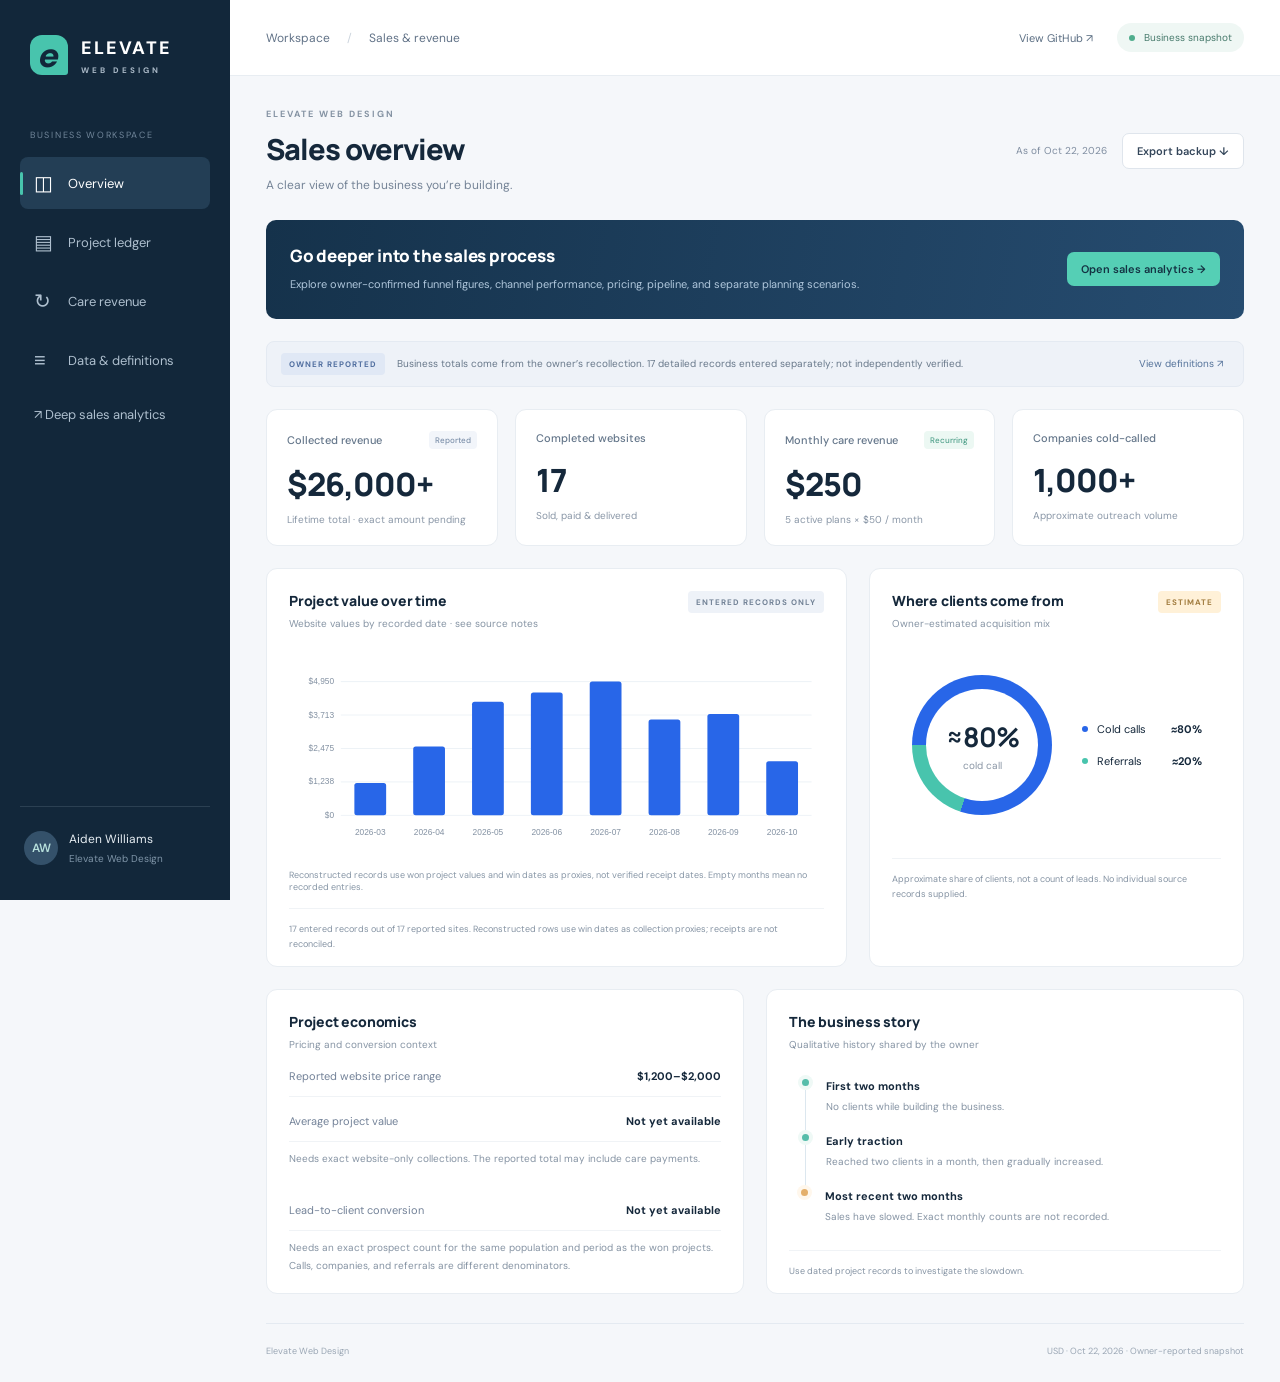
<file: index.html>
<!doctype html>
<html lang="en"><head><meta charset="UTF-8"><meta name="viewport" content="width=device-width, initial-scale=1"><meta name="description" content="Elevate Web Design sales and revenue dashboard. Owner-reported business totals with a separate, locally stored project ledger."><title>Elevate — Sales & Revenue</title><link rel="stylesheet" href="styles.css"><link rel="stylesheet" href="analytics.css"></head>
<body>
<aside class="sidebar"><a class="brand" href="#overview"><span class="brandmark">e</span><span>ELEVATE<small>WEB DESIGN</small></span></a><div class="workspace">BUSINESS WORKSPACE</div><nav aria-label="Dashboard navigation"><button class="nav active" data-page="overview"><span>◫</span> Overview</button><button class="nav" data-page="projects"><span>▤</span> Project ledger</button><button class="nav" data-page="care"><span>↻</span> Care revenue</button><button class="nav" data-page="method"><span>≡</span> Data & definitions</button><a class="nav" href="analytics.html">↗ Deep sales analytics</a></nav><div class="side-bottom"><div class="avatar">AW</div><div>Aiden Williams<small>Elevate Web Design</small></div></div></aside>
<main>
<header class="topbar"><span class="breadcrumb">Workspace <span>/</span> Sales & revenue</span><div class="top-actions"><a class="github" href="https://github.com/aidenwilliams888-123/elevate-sales-dashboard" target="_blank" rel="noopener">View GitHub ↗</a><span class="pill"><i></i> Business snapshot</span></div></header>
<div class="content"><div class="heading"><div><div class="eyebrow">ELEVATE WEB DESIGN</div><h1 id="page-title">Sales overview</h1><p id="page-subtitle">A clear view of the business you’re building.</p></div><div class="heading-actions"><span id="asof" class="date-label"></span><button class="button" id="export-backup">Export backup ↓</button></div></div>
<div id="storage-warning" class="notice" hidden></div><div id="local-banner" class="notice" hidden>Viewing your local edits. Other visitors still see the published business snapshot. Export a backup to keep or share your changes.</div>
<section id="overview" class="page"><div class="analytics-launch"><div><h2>Go deeper into the sales process</h2><p>Explore owner-confirmed funnel figures, channel performance, pricing, pipeline, and separate planning scenarios.</p></div><a class="button" href="analytics.html">Open sales analytics →</a></div>
<div class="evidence-strip"><span class="badge reported">OWNER REPORTED</span><span><span id="evidence-summary">Business totals come from the owner’s recollection. Detailed project records have not yet been entered.</span></span><button class="text-button" data-goto="method">View definitions ↗</button></div>
<div class="kpi-grid"><article class="kpi"><div class="kpi-label">Collected revenue <span class="tag">Reported</span></div><div class="kpi-value" id="reported-revenue"></div><div class="kpi-note">Lifetime total · exact amount pending</div></article><article class="kpi"><div class="kpi-label">Completed websites</div><div class="kpi-value" id="reported-projects"></div><div class="kpi-note">Sold, paid & delivered</div></article><article class="kpi"><div class="kpi-label">Monthly care revenue <span class="tag teal">Recurring</span></div><div class="kpi-value" id="mrr"></div><div class="kpi-note" id="care-note"></div></article><article class="kpi"><div class="kpi-label">Companies cold-called</div><div class="kpi-value" id="contacts"></div><div class="kpi-note">Approximate outreach volume</div></article></div>
<div class="overview-grid"><article class="panel trend-panel"><div class="panel-head"><div><h2>Project value over time</h2><p>Website values by recorded date · see source notes</p></div><span class="badge" id="trend-badge">DATES NEEDED</span></div><div id="overview-trend"></div><div class="panel-foot" id="trend-foot"></div></article><article class="panel"><div class="panel-head"><div><h2>Where clients come from</h2><p>Owner-estimated acquisition mix</p></div><span class="badge estimated">ESTIMATE</span></div><div class="source-display"><div class="donut" id="donut"><div><strong id="cold-share"></strong><span>cold call</span></div></div><div class="legend"><div><i class="swatch blue"></i><span>Cold calls</span><strong id="cold-label"></strong></div><div><i class="swatch mint"></i><span>Referrals</span><strong id="ref-label"></strong></div></div></div><div class="panel-foot">Approximate share of clients, not a count of leads. No individual source records supplied.</div></article></div>
<div class="bottom-grid"><article class="panel"><div class="panel-head"><div><h2>Project economics</h2><p>Pricing and conversion context</p></div></div><div class="stat-row"><span>Reported website price range</span><strong id="price-range"></strong></div><div class="stat-row"><span>Average project value</span><strong>Not yet available</strong></div><p class="small-note">Needs exact website-only collections. The reported total may include care payments.</p><div class="stat-row"><span>Lead-to-client conversion</span><strong>Not yet available</strong></div><p class="small-note">Needs an exact prospect count for the same population and period as the won projects. Calls, companies, and referrals are different denominators.</p></article><article class="panel narrative"><div class="panel-head"><div><h2>The business story</h2><p>Qualitative history shared by the owner</p></div></div><div class="story"><div><span class="story-dot"></span><strong>First two months</strong><p>No clients while building the business.</p></div><div><span class="story-dot"></span><strong>Early traction</strong><p>Reached two clients in a month, then gradually increased.</p></div><div><span class="story-dot orange"></span><strong>Most recent two months</strong><p>Sales have slowed. Exact monthly counts are not recorded.</p></div></div><div class="panel-foot">Use dated project records to investigate the slowdown.</div></article></div>
</section>
<section id="projects" class="page" hidden><div class="notice">The ledger includes the 17 reconstructed won projects you confirmed. Values total $26,750. Dates are win-date proxies, not verified payment dates. Your edits save in this browser only.</div><div class="ledger-toolbar"><div class="filters"><label>Lead source<select id="source-filter"><option>All</option><option>Cold call</option><option>Referral</option><option>Other</option><option>Unknown</option></select></label><label>Recorded year<select id="year-filter"><option>All</option></select></label></div><div><button class="button" id="export-csv">Export CSV ↓</button> <button class="button primary" id="add-project">+ Add project</button></div></div><div class="kpi-grid ledger-kpis"><article class="kpi"><div class="kpi-label">Entered projects</div><div class="kpi-value" id="ledger-count">0</div><div class="kpi-note">Current filters</div></article><article class="kpi"><div class="kpi-label">Recorded website value</div><div class="kpi-value" id="ledger-revenue">—</div><div class="kpi-note">Recorded project amounts · excludes care</div></article><article class="kpi"><div class="kpi-label">Average recorded project</div><div class="kpi-value" id="ledger-average">—</div><div class="kpi-note">Recorded website value ÷ records</div></article><article class="kpi"><div class="kpi-label">Record coverage</div><div class="kpi-value" id="coverage">0 / 17</div><div class="kpi-note">All entered records / owner-reported sites</div></article></div><article class="panel"><div class="panel-head"><div><h2>Recorded project-value trend</h2><p>Entered records only · respects source and year filters</p></div></div><div id="ledger-trend"></div></article><article class="panel table-panel"><div class="panel-head"><div><h2>Completed project records</h2><p>One row per website · reconstructed rows retain their source notes</p></div><span id="record-count" class="badge">0 RECORDS</span></div><div class="table-scroll"><table><thead><tr><th>ID</th><th>Project</th><th>Recorded date</th><th>Source</th><th class="number">Value (USD)</th><th>Record basis</th><th>Actions</th></tr></thead><tbody id="project-rows"></tbody></table></div><div id="empty-ledger" class="empty-ledger"><strong>Your actual records belong here.</strong><p>Start with a project you remember. Check its final payment date and amount before adding it.</p><button class="button primary" data-add>+ Add your first project</button></div></article></section>
<section id="care" class="page" hidden><div class="evidence-strip"><span class="badge reported">OWNER REPORTED</span><span><span id="care-evidence">Tenure is approximate; invoices and receipts have not been reconciled.</span></span></div><div class="kpi-grid"><article class="kpi"><div class="kpi-label">Active care customers</div><div class="kpi-value" id="care-customers"></div><div class="kpi-note">Reported active subscriptions</div></article><article class="kpi"><div class="kpi-label">Current monthly run rate</div><div class="kpi-value" id="care-mrr"></div><div class="kpi-note">Customers × monthly price</div></article><article class="kpi"><div class="kpi-label">Annualized run rate</div><div class="kpi-value" id="care-arr"></div><div class="kpi-note">Current MRR × 12 · not earned revenue</div></article><article class="kpi"><div class="kpi-label">Scheduled charges to date</div><div class="kpi-value" id="care-scheduled"></div><div class="kpi-note">Assumes stated months = billing periods</div></article></div><div class="bottom-grid"><article class="panel"><div class="panel-head"><div><h2>Care-plan cohorts</h2><p>Anonymous groups based on reported tenure</p></div></div><div class="table-scroll"><table><thead><tr><th>Group</th><th>Customers</th><th>Months</th><th class="number">Scheduled USD</th></tr></thead><tbody id="cohort-rows"></tbody></table></div><div class="panel-foot">No calendar start dates inferred. Scheduled = customers × reported months × monthly price, assuming no pauses, discounts, or missed billing periods.</div></article><article class="panel"><div class="panel-head"><div><h2>Recurring revenue, clearly defined</h2><p>Keep the run rate separate from collections</p></div></div><div class="definition"><h3>Monthly recurring revenue</h3><p>What current subscriptions would bill in one month at their stated price.</p><h3>Scheduled historical charges</h3><p>A calculation from your reported customer tenures. It is not proof of payments received.</p><h3>Cash collected</h3><p>Only payments actually received. Payment records are needed to confirm care collections and reconcile the lifetime total.</p></div></article></div></section>
<section id="method" class="page" hidden><div class="bottom-grid"><article class="panel"><div class="panel-head"><div><h2>Published baseline: what backs each number</h2><p>A transparent starting point for an interview</p></div></div><div class="definition"><h3>Owner-reported totals</h3><p>17 paid and completed sites, $26,000+ collected, $1,200–$2,000 website prices, and roughly over 1,000 companies called. These are recollections, not independently verified records.</p><h3>Owner estimates</h3><p>The approximate 80% cold-call / 20% referral mix is a share of clients. It does not establish exact counts or channel conversion rates.</p><h3>Calculated care metrics</h3><p>5 × $50 = $250/month; $250 × 12 = $3,000 annualized. (2 × 5 + 2 × 4 + 1 × 3) × $50 = $1,050 scheduled charges under the stated tenure convention.</p><h3>Reconstructed project ledger</h3><p>The 17 owner-confirmed won projects are loaded with anonymous labels. Recorded project values total $26,750. Their win dates are used as collection-date proxies; original receipts have not been imported or reconciled.</p></div></article><article class="panel"><div class="panel-head"><div><h2>Your data, your copy</h2><p>No account, backend, or automatic CRM connection</p></div></div><div class="definition"><p>The published page contains only the approved aggregate snapshot. Project entries and edits save locally in this browser; they do not update GitHub or anyone else’s dashboard.</p><p>Export a JSON backup before clearing browser storage. Import it on another device to continue. A backup replaces the local copy only after validation.</p><p>Keep client names and payment details out of public commits. The GitHub README explains how to publish an updated anonymous snapshot.</p></div><div class="data-actions"><button class="button" id="import-button">Import JSON backup ↑</button><input type="file" id="import-file" accept=".json,application/json" hidden><button class="button" id="edit-snapshot">Edit business totals</button><button class="button" id="reset-button">Reset this browser</button></div></article></div><article class="panel interview"><span class="badge">INTERVIEW NOTES</span><h2>Explain what you built—and what the data supports.</h2><p>“This browser dashboard separates my reported business totals from detailed records. The current care plans calculate to $250 per month. The ledger contains reconstructed projects whose figures I confirmed. It calculates recorded project value, average value, and monthly trends. Its dates are win-date proxies until I reconcile payment records.”</p><p>This is a browser dashboard, not Power BI. The repository includes SQL reconciliation and a Power BI data model guide for building a native version later. Describe only the tools and work you have actually used.</p></article></section>
<footer>Elevate Web Design <span>USD · <span id="footer-date"></span> · Owner-reported snapshot</span></footer></div>
</main>
<dialog id="project-dialog"><form id="project-form"><div class="modal-head"><div><div class="eyebrow">ACTUAL PROJECT RECORD</div><h2 id="form-title">Add a completed website</h2></div><button type="button" class="icon-button" data-close="project-dialog" aria-label="Close project form">×</button></div><p class="small-note">Enter a fully paid project. Use its final collection date; installment-level cash timing needs a separate payment ledger.</p><label>Project ID<input name="id" required maxlength="80" placeholder="For example: EW-001"></label><label>Anonymous project label<input name="label" required maxlength="100" placeholder="For example: Local service website"></label><div class="form-grid"><label>Total website cash collected (USD)<input name="amount" type="number" min="0" max="1000000000" step="0.01" required></label><label>Final collection date<input name="date" type="date" required></label></div><label>Acquisition source<select name="source"><option>Cold call</option><option>Referral</option><option>Other</option><option>Unknown</option></select></label><p id="project-error" class="error" role="alert"></p><div class="modal-actions"><button type="button" class="button" data-close="project-dialog">Cancel</button><button type="submit" class="button primary">Save project</button></div></form></dialog>
<dialog id="snapshot-dialog"><form id="snapshot-form"><div class="modal-head"><h2>Edit reported business totals</h2><button type="button" class="icon-button" data-close="snapshot-dialog" aria-label="Close totals form">×</button></div><p class="small-note">Local edits only. Update the GitHub snapshot separately to publish them.</p><label>Snapshot date<input name="asOf" type="date" required></label><div class="form-grid"><label>Completed websites<input name="completedProjects" type="number" min="0" step="1" required></label><label>Reported collections lower bound (USD)<input name="collectedRevenueLowerBound" type="number" min="0" step="0.01" required></label><label>Lowest website price (USD)<input name="projectPriceMin" type="number" min="0" step="0.01" required></label><label>Highest website price (USD)<input name="projectPriceMax" type="number" min="0" step="0.01" required></label><label>Approx. companies called, lower bound<input name="coldCalledCompaniesLowerBound" type="number" min="0" step="1" required></label><label>Estimated clients from cold calls (%)<input name="coldShare" type="number" min="0" max="100" step="0.1" required></label><label>Monthly care price (USD)<input name="careMonthlyPrice" type="number" min="0" step="0.01" required></label></div><label>Care cohorts, one per line: customer count, months<textarea name="cohorts" rows="3" required></textarea></label><p id="snapshot-error" class="error" role="alert"></p><div class="modal-actions"><button type="button" class="button" data-close="snapshot-dialog">Cancel</button><button class="button primary" type="submit">Save locally</button></div></form></dialog>
<dialog id="confirm-dialog"><div class="modal-head"><h2 id="confirm-title"></h2></div><p id="confirm-description"></p><div class="modal-actions"><button class="button" id="confirm-cancel">Cancel</button><button class="button primary" id="confirm-ok">Continue</button></div></dialog>
<div id="toast" class="toast" role="status" hidden></div><script type="module" src="app.js"></script></body></html>
</file>
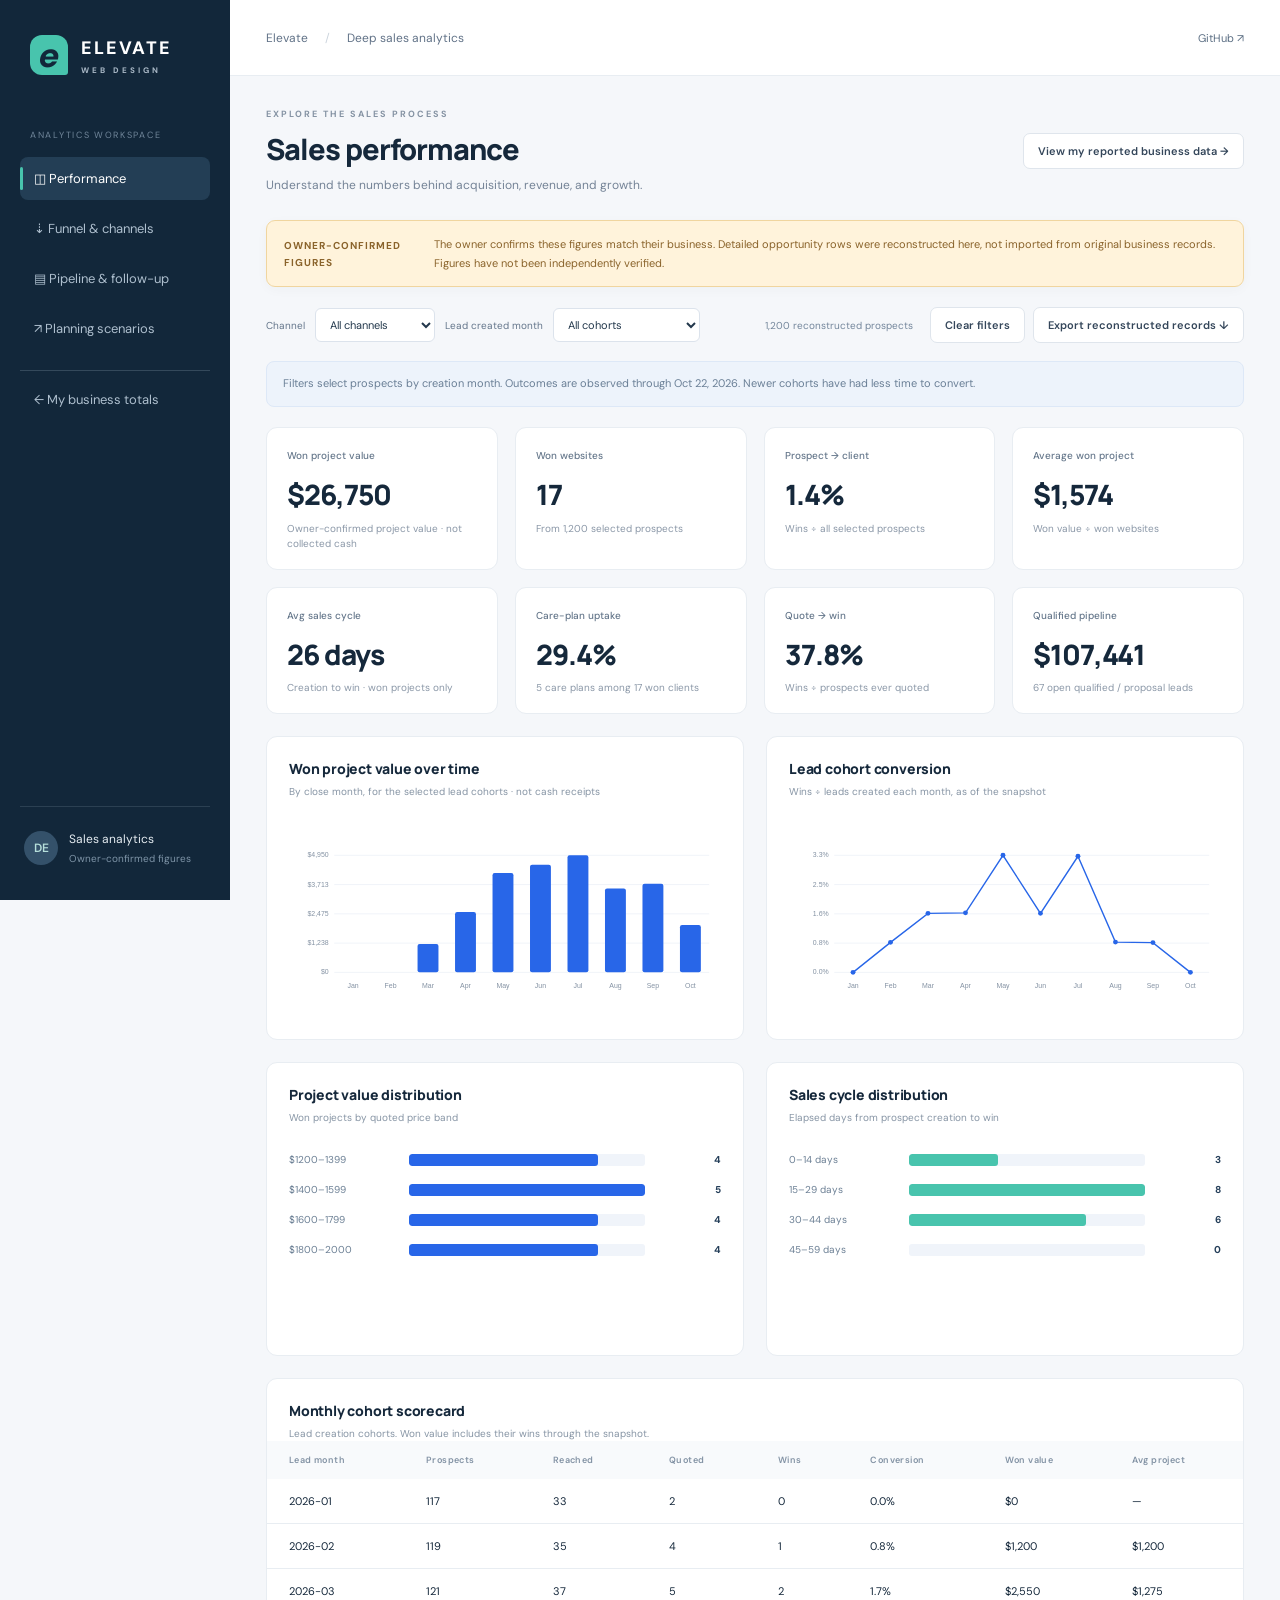
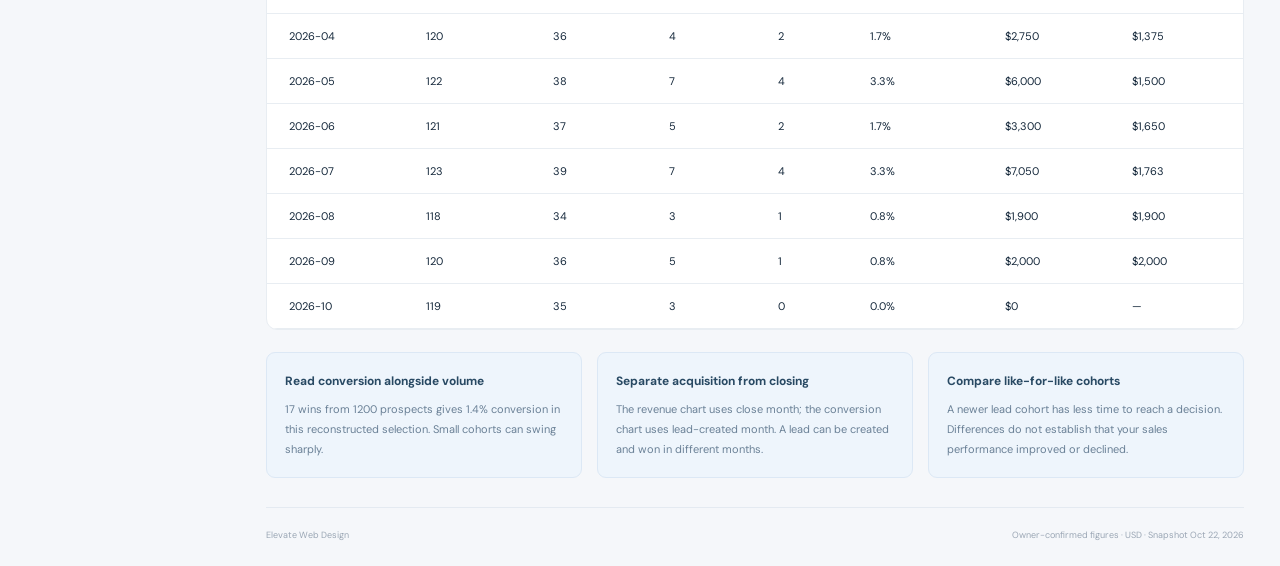
<file: analytics.html>
<!doctype html><html lang="en"><head><meta charset="utf-8"><meta name="viewport" content="width=device-width,initial-scale=1"><meta name="description" content="Sales analytics using owner-confirmed figures and reconstructed opportunity records, with separate hypothetical planning scenarios."><title>Elevate — Deep Sales Analytics</title><link rel="stylesheet" href="styles.css"><link rel="stylesheet" href="analytics.css"></head><body>
<aside class="sidebar"><a class="brand" href="index.html"><span class="brandmark">e</span><span>ELEVATE<small>WEB DESIGN</small></span></a><div class="workspace">ANALYTICS WORKSPACE</div><nav aria-label="Analytics navigation"><button class="nav active" data-tab="performance">◫ Performance</button><button class="nav" data-tab="funnel">⇣ Funnel & channels</button><button class="nav" data-tab="pipeline">▤ Pipeline & follow-up</button><button class="nav" data-tab="planning">↗ Planning scenarios</button><a class="nav business-link" href="index.html">← My business totals</a></nav><div class="side-bottom"><div class="avatar">DE</div><div>Sales analytics<small>Owner-confirmed figures</small></div></div></aside>
<main><header class="topbar"><span class="breadcrumb">Elevate <span>/</span> Deep sales analytics</span><a class="github" href="https://github.com/aidenwilliams888-123/elevate-sales-dashboard" target="_blank" rel="noopener">GitHub ↗</a></header><div class="content"><div class="heading"><div><div class="eyebrow">EXPLORE THE SALES PROCESS</div><h1 id="analysis-title">Sales performance</h1><p>Understand the numbers behind acquisition, revenue, and growth.</p></div><a class="button" href="index.html">View my reported business data →</a></div>
<div class="demo-banner"><strong>OWNER-CONFIRMED FIGURES</strong><span>The owner confirms these figures match their business. Detailed opportunity rows were reconstructed here, not imported from original business records. Figures have not been independently verified.</span></div>
<div class="analytics-toolbar"><div class="filters"><label for="channel">Channel</label><select id="channel"><option>All channels</option><option>Cold call</option><option>Referral</option></select><label for="cohort">Lead created month</label><select id="cohort"><option value="All">All cohorts</option></select></div><div><span id="selection-count"></span><button class="button" id="reset-analytics">Clear filters</button> <button class="button" id="download-demo">Export reconstructed records ↓</button></div></div>
<div id="filter-note" class="notice">Filters select prospects by creation month. Outcomes are observed through Oct 22, 2026. Newer cohorts have had less time to convert.</div>
<section class="analysis-page" id="performance"><div class="kpi-grid" id="performance-kpis"></div><div class="bottom-grid"><article class="panel"><div class="panel-head"><div><h2>Won project value over time</h2><p>By close month, for the selected lead cohorts · not cash receipts</p></div></div><div id="revenue-chart" class="demo-chart"></div></article><article class="panel"><div class="panel-head"><div><h2>Lead cohort conversion</h2><p>Wins ÷ leads created each month, as of the snapshot</p></div></div><div id="conversion-chart" class="demo-chart"></div></article></div><div class="bottom-grid"><article class="panel"><div class="panel-head"><div><h2>Project value distribution</h2><p>Won projects by quoted price band</p></div></div><div id="price-chart" class="demo-chart"></div></article><article class="panel"><div class="panel-head"><div><h2>Sales cycle distribution</h2><p>Elapsed days from prospect creation to win</p></div></div><div id="cycle-chart" class="demo-chart"></div></article></div><article class="panel"><div class="panel-head"><div><h2>Monthly cohort scorecard</h2><p>Lead creation cohorts. Won value includes their wins through the snapshot.</p></div></div><div class="table-scroll"><table><thead><tr><th>Lead month</th><th>Prospects</th><th>Reached</th><th>Quoted</th><th>Wins</th><th>Conversion</th><th>Won value</th><th>Avg project</th></tr></thead><tbody id="monthly-scorecard"></tbody></table></div></article><div class="insights" id="performance-insights"></div></section>
<section class="analysis-page" id="funnel" hidden><div class="kpi-grid" id="funnel-kpis"></div><div class="bottom-grid"><article class="panel"><div class="panel-head"><div><h2>From first outreach to a sale</h2><p>Milestones ever reached by the selected prospects</p></div></div><div id="funnel-bars" class="funnel-bars"></div><div class="panel-foot">These are nested milestones, not counts of people currently sitting in each stage.</div></article><article class="panel"><div class="panel-head"><div><h2>Where the funnel narrows</h2><p>Progression and non-progression between adjacent milestones</p></div></div><div class="table-scroll"><table><thead><tr><th>Step</th><th>Progressed</th><th>Rate</th><th>Not progressed</th></tr></thead><tbody id="step-rows"></tbody></table></div><div class="panel-foot">Not progressed may mean lost or still open. It is not a confirmed rejection count.</div></article></div><article class="panel"><div class="panel-head"><div><h2>Channel performance</h2><p>Compare conversion, value, and sales effort in the same cohort</p></div></div><div class="table-scroll"><table><thead><tr><th>Channel</th><th>Prospects</th><th>Wins</th><th>Conversion</th><th>Quote → win</th><th>Won value</th><th>Avg value</th><th>Leads / win</th><th>Care uptake</th></tr></thead><tbody id="channel-rows"></tbody></table></div></article><div class="bottom-grid"><article class="panel"><div class="panel-head"><div><h2>Recorded loss reasons</h2><p>Lost prospects only · counts, not percentages of all leads</p></div></div><div id="loss-chart" class="demo-chart"></div></article><article class="panel"><div class="panel-head"><div><h2>What a better close rate could change</h2><p>Illustration: quote-to-win rises by 5 percentage points</p></div></div><div id="funnel-sensitivity" class="definition"></div></article></div><div class="insights" id="channel-insights"></div></section>
<section class="analysis-page" id="pipeline" hidden><div class="kpi-grid" id="pipeline-kpis"></div><div class="bottom-grid"><article class="panel"><div class="panel-head"><div><h2>Current open stage counts</h2><p>Excludes won and lost opportunities</p></div></div><div id="stage-chart" class="demo-chart"></div></article><article class="panel"><div class="panel-head"><div><h2>Qualified pipeline value</h2><p>Open Qualified and Proposal opportunities only</p></div></div><div id="pipeline-chart" class="demo-chart"></div><div class="panel-foot">Weighted value assumes 20% for Qualified and 50% for Proposal. These are illustrative probabilities, not calibrated predictions.</div></article></div><article class="panel"><div class="panel-head"><div><h2>Follow-up queue</h2><p>Open qualified leads, earliest due date first. Late dates are relative to Oct 22, 2026.</p></div><span class="badge">RECONSTRUCTED RECORDS</span></div><div class="table-scroll"><table><thead><tr><th>Record ID</th><th>Source</th><th>Stage</th><th>Quoted value</th><th>Last contact</th><th>Follow-up due</th><th>Status</th></tr></thead><tbody id="followup-rows"></tbody></table></div><div class="pagination"><span id="queue-count"></span><button class="button" id="queue-prev">← Previous</button><button class="button" id="queue-next">Next →</button></div></article><article class="panel"><div class="panel-head"><div><h2>Reconstructed prospect records</h2><p>Inspect the records behind the aggregates</p></div><label class="search-label" for="demo-search">Search record ID<input id="demo-search" placeholder="REC-123" type="search"></label></div><div class="table-scroll"><table><thead><tr><th>ID</th><th>Created</th><th>Channel</th><th>Stage</th><th>Reached</th><th>Quoted</th><th>Won value</th></tr></thead><tbody id="prospect-rows"></tbody></table></div><div class="pagination"><span id="prospect-count"></span><button class="button" id="prospect-prev">← Previous</button><button class="button" id="prospect-next">Next →</button></div></article></section>
<section class="analysis-page" id="planning" hidden><div class="notice"><strong>HYPOTHETICAL PLANNING MODEL.</strong> The inputs are assumptions, not your actual costs or a prediction. Filters above change the owner-confirmed benchmarks; editable scenario inputs remain independent.</div><div class="scenario-grid"><article class="panel"><div class="panel-head"><div><h2>Monthly planning inputs</h2><p>Change the assumptions to see the trade-offs.</p></div></div><form id="scenario-form" class="scenario-form"><div class="form-grid"><label>New prospects / month<input name="prospects" type="number" min="0" max="100000" value="200" step="1" required></label><label>Lead-to-sale conversion (%)<input name="conversion" type="number" min="0" max="100" value="1.5" step="0.001" required></label><label>Website price (USD)<input name="price" type="number" min="0" max="1000000" value="1500" required></label><label>Direct cost / project (USD)<input name="directCost" type="number" min="0" max="1000000" value="100" required></label><label>Fixed monthly costs (USD)<input name="fixedCosts" type="number" min="0" max="1000000" value="100" required></label><label>Delivery hours / project<input name="hoursPerProject" type="number" min="0.1" max="10000" value="20" step="0.1" required></label><label>Available delivery hours / month<input name="deliveryHours" type="number" min="0" max="10000" value="80" step="1" required></label><label>Outreach minutes / prospect<input name="minutesPerContact" type="number" min="0" max="10000" value="4" step="0.1" required></label><label>New clients taking care (%)<input name="careRate" type="number" min="0" max="100" value="30" step="1" required></label><label>Care price / month (USD)<input name="carePrice" type="number" min="0" max="100000" value="50" required></label></div><div class="scenario-actions"><button class="button primary" type="submit">Calculate scenario</button><button class="button" id="use-demo-rate" type="button">Use selected conversion</button></div><p id="scenario-error" class="error" role="alert"></p></form></article><div><div id="scenario-kpis" class="scenario-kpis"></div><article class="panel"><div class="panel-head"><div><h2>Capacity and economics</h2><p>Expected values can include fractional projects.</p></div></div><div class="definition" id="scenario-detail"></div></article></div></div><article class="panel"><div class="panel-head"><div><h2>Conversion × pricing sensitivity</h2><p>Website value at the same outreach and capacity assumptions. Care revenue excluded.</p></div></div><div class="table-scroll"><table><thead id="sensitivity-head"></thead><tbody id="sensitivity-body"></tbody></table></div><div class="panel-foot">Capacity caps delivered projects. Contribution excludes tax and owner pay. Owner time is shown separately through contribution per total modeled hour. No care delivery cost or churn is modeled.</div></article></section>
<footer>Elevate Web Design <span>Owner-confirmed figures · USD · Snapshot Oct 22, 2026</span></footer></div></main><script type="module" src="analytics.mjs"></script></body></html>
</file>
<file: styles.css>
@import url('https://fonts.googleapis.com/css2?family=DM+Sans:wght@400;500;600;700&family=Manrope:wght@400;500;600;700;800&display=swap');
:root{--ink:#15283b;--muted:#748396;--blue:#2866e8;--teal:#48c4ad;--line:#e8edf2;--bg:#f5f7fa}*{box-sizing:border-box}body{margin:0;background:var(--bg);color:var(--ink);font-family:'DM Sans',Arial,sans-serif;font-size:14px}button,input,select,textarea{font:inherit}button,a,input,select,textarea{outline-offset:4px}button{cursor:pointer}a{color:inherit;text-decoration:none}button{transition:background .15s,transform .15s}button:hover{filter:brightness(.97)}[hidden]{display:none!important}.sidebar{position:fixed;inset:0 auto 0 0;width:230px;background:#12273a;color:#afbdc9;padding:35px 20px;display:flex;flex-direction:column}.brand{display:flex;align-items:center;gap:13px;color:white;font-size:18px;letter-spacing:2px;font-weight:800;padding:0 10px}.brandmark{width:38px;height:40px;background:#48c4ad;border-radius:12px 12px 3px 12px;display:grid;place-items:center;font-size:35px;font-style:italic;line-height:1;color:#12273a;letter-spacing:-3px;padding-right:4px}.brand small{display:block;font-size:8px;letter-spacing:3px;color:#a8b7c5;margin-top:5px}.workspace{font-size:9px;letter-spacing:1.7px;margin:54px 10px 16px;color:#71869a}.nav{display:flex;gap:12px;align-items:center;width:100%;border:0;text-align:left;background:none;color:#aebfce;border-radius:8px;padding:13px 14px;font-size:13px;margin-bottom:7px}.nav span{font-size:20px;width:22px}.nav.active{background:#233e55;color:#fff}.nav.active:before{content:'';position:absolute;width:3px;height:23px;border-radius:3px;background:var(--teal);left:20px}.side-bottom{margin-top:auto;border-top:1px solid #2b4052;padding:24px 4px 0;display:flex;gap:11px;align-items:center;color:#e6edf2;font-size:12px}.side-bottom small{display:block;color:#7f95a8;font-size:10px;margin-top:5px}.avatar{background:#34516a;color:#b6dfdb;border-radius:50%;width:34px;height:34px;display:grid;place-items:center;font-weight:600}main{margin-left:230px}.topbar{height:76px;background:#fff;border-bottom:1px solid var(--line);padding:0 36px;display:flex;align-items:center;justify-content:space-between}.breadcrumb{font-size:12px;color:#617287}.breadcrumb span{margin:0 14px;color:#ccd4dd}.top-actions{display:flex;align-items:center;gap:24px}.github{font-size:11px;color:#5b6e83}.pill{font-size:10px;background:#eff7f4;padding:8px 12px;border-radius:20px;color:#477a6c}.pill i{display:inline-block;width:6px;height:6px;background:#50ad8d;border-radius:50%;margin-right:6px}.content{max-width:1600px;margin:auto;padding:32px 36px 0}.heading{display:flex;align-items:center;justify-content:space-between;margin-bottom:27px;gap:20px}.eyebrow{font-size:9px;font-weight:700;letter-spacing:2px;color:#8593a3;margin-bottom:9px}h1,h2,h3{font-family:Manrope,Arial,sans-serif;margin:0}h1{font-size:29px;letter-spacing:-1px;font-weight:800}.heading p{margin:8px 0 0;color:var(--muted);font-size:12px}.heading-actions{display:flex;gap:15px;align-items:center}.date-label{font-size:10px;color:#7f8da0}.button{border:1px solid #dfe5ec;border-radius:7px;background:#fff;color:#34465a;font-size:11px;font-weight:600;padding:10px 14px;white-space:nowrap}.button.primary{background:var(--blue);color:#fff;border-color:var(--blue)}.evidence-strip{display:flex;align-items:center;gap:12px;margin-bottom:22px;padding:11px 14px;background:#eef2f8;border:1px solid #e4eaf2;border-radius:8px;color:#68788a;font-size:10px}.badge{font-size:8px;font-weight:700;letter-spacing:1px;white-space:nowrap;background:#eef2f8;padding:6px 8px;border-radius:4px;color:#728296}.reported{background:#e0e8f5;color:#506e9f}.estimated{background:#fff1d8;color:#a17c3f}.text-button{border:0;background:none;color:#54729a;font-size:10px;white-space:nowrap;margin-left:auto}.kpi-grid{display:grid;grid-template-columns:repeat(4,minmax(0,1fr));gap:17px;margin-bottom:22px}.kpi{background:#fff;border:1px solid var(--line);border-radius:11px;padding:21px 20px 18px;min-width:0}.kpi-label{color:#64768a;font-size:11px;font-weight:500;display:flex;align-items:center;justify-content:space-between;gap:6px}.tag{background:#f2f5fa;color:#7b8fa9;font-size:8px;padding:4px 6px;border-radius:4px}.tag.teal{background:#ecf8f3;color:#4e9f89}.kpi-value{font-family:Manrope,Arial,sans-serif;font-size:32px;font-weight:800;letter-spacing:-1px;margin:16px 0 9px;line-height:1.2}.kpi-note{color:#8a97a7;font-size:10px;line-height:1.5}.overview-grid{display:grid;grid-template-columns:1.55fr 1fr;gap:22px;margin-bottom:22px}.bottom-grid{display:grid;grid-template-columns:1fr 1fr;gap:22px;margin-bottom:22px}.panel{background:#fff;border:1px solid var(--line);border-radius:11px;overflow:hidden;margin-bottom:22px}.overview-grid .panel,.bottom-grid .panel{margin-bottom:0}.panel-head{padding:22px 22px 0;display:flex;align-items:flex-start;justify-content:space-between;gap:10px}h2{font-size:14px;font-weight:800;letter-spacing:-.2px}.panel-head p{font-size:10px;color:#8694a4;margin:6px 0 0;line-height:1.5}.panel-foot{font-size:9px;color:#8593a3;line-height:1.7;border-top:1px solid #f0f3f6;margin:0 22px;padding:13px 0}.trend-empty{margin:20px 22px 18px;min-height:170px;border-radius:7px;border:1px dashed #dfe7ee;display:flex;flex-direction:column;align-items:center;justify-content:center;text-align:center;background:repeating-linear-gradient(0deg,#fbfcfe,#fbfcfe 41px,#f0f3f7 42px,#fbfcfe 43px);padding:25px}.chart-symbol{font-size:25px;color:#a5bad3;background:#edf3fb;border:1px solid #e0eaf6;border-radius:8px;width:44px;height:40px;display:grid;place-items:center;margin-bottom:13px}.trend-empty strong{font-size:12px;font-weight:600}.trend-empty p{max-width:320px;line-height:1.7;font-size:10px;color:#8a99aa;margin:8px 0 10px}.source-display{display:flex;align-items:center;justify-content:center;gap:30px;min-height:227px;padding:15px 22px}.donut{width:140px;height:140px;border-radius:50%;display:grid;place-items:center;background:conic-gradient(var(--blue) 0 80%,var(--teal) 80% 100%);transform:rotate(-90deg)}.donut>div{width:112px;height:112px;border-radius:50%;background:#fff;display:flex;flex-direction:column;align-items:center;justify-content:center;transform:rotate(90deg)}.donut strong{font-family:Manrope,Arial,sans-serif;font-size:27px;letter-spacing:-1px}.donut span{font-size:10px;color:#8995a4;margin-top:4px}.legend{min-width:120px;font-size:11px}.legend>div{display:grid;grid-template-columns:7px 1fr auto;gap:8px;align-items:center;margin:18px 0}.legend strong{margin-left:10px;font-size:11px}.swatch{display:block;width:6px;height:6px;border-radius:50%}.blue{background:var(--blue)}.mint{background:var(--teal)}.stat-row{display:flex;justify-content:space-between;align-items:center;gap:15px;margin:0 22px;padding:17px 0 13px;border-bottom:1px solid #f0f3f6;font-size:11px}.stat-row:first-of-type{margin-top:13px}.stat-row span{color:#738298}.stat-row strong{font-size:11px;white-space:nowrap}.small-note{font-size:10px;line-height:1.8;color:#8593a3;margin:8px 22px 18px}.story{padding:24px 24px 9px 38px}.story>div{position:relative;padding:0 0 16px 20px;border-left:1px solid #dce7ef}.story>div:last-child{border:0}.story-dot{position:absolute;left:-4px;top:3px;width:7px;height:7px;border-radius:50%;background:#56bdaa;box-shadow:0 0 0 4px #eff9f6}.story-dot.orange{background:#e4af6a;box-shadow:0 0 0 4px #fff7ec}.story strong{font-size:11px}.story p{font-size:10px;color:#8593a3;line-height:1.6;margin:5px 0 0}footer{display:flex;justify-content:space-between;gap:15px;font-size:9px;color:#9aa6b4;border-top:1px solid #e4eaf1;padding:21px 0 25px;margin-top:29px}.notice{font-size:11px;line-height:1.8;color:#6a7f96;background:#edf3fb;border:1px solid #dde8f7;padding:12px 16px;border-radius:8px;margin-bottom:20px}.ledger-toolbar{display:flex;justify-content:space-between;align-items:flex-end;gap:20px;margin-bottom:20px}.filters{display:flex;gap:12px}label{display:block;font-size:11px;color:#63758a;margin:0 0 16px}input,select,textarea{display:block;border:1px solid #dce3ec;border-radius:6px;background:#fff;color:#23384c;padding:10px 11px;width:100%;margin-top:7px;font-size:12px}textarea{resize:vertical}.filters label{margin:0;min-width:130px}.filters select{padding:8px 30px 8px 10px}.table-scroll{overflow:auto}table{border-collapse:collapse;width:100%;text-align:left;font-size:11px}th{font-size:9px;letter-spacing:.4px;font-weight:600;color:#8292a4;background:#f8fafc;padding:13px 22px;white-space:nowrap}td{padding:15px 22px;border-bottom:1px solid var(--line);white-space:nowrap}td.number,th.number{text-align:right}.table-panel table{margin-top:20px}.empty-ledger{text-align:center;padding:35px 20px 40px}.empty-ledger strong{font-size:13px}.empty-ledger p{font-size:11px;color:var(--muted);margin:10px auto 20px;max-width:450px;line-height:1.7}.row-button{background:none;border:0;color:#57759b;font-size:10px;padding:4px}.row-button.remove{color:#a66e6e}.definition{padding:8px 22px 14px}.definition h3{font-size:11px;margin-top:18px}.definition p{font-size:11px;color:#7b8c9d;line-height:1.9;margin:7px 0 12px}.data-actions{display:flex;flex-wrap:wrap;gap:9px;padding:0 22px 22px}.interview{padding:24px}.interview h2{margin-top:15px}.interview p{font-size:12px;color:#72849a;line-height:1.9;max-width:950px}.chart{padding:20px 22px 15px}.chart svg{width:100%;height:210px;display:block}.chart-notice{font-size:9px;color:#8796a6;margin-top:8px}.chart-label{fill:#8492a3;font-size:10px;font-family:Arial,sans-serif}dialog{border:1px solid var(--line);border-radius:13px;padding:26px;max-width:580px;width:calc(100% - 32px);color:var(--ink);box-shadow:0 20px 80px #10203033}dialog::backdrop{background:#0e253988;backdrop-filter:blur(3px)}.modal-head{display:flex;align-items:flex-start;justify-content:space-between;gap:15px;margin-bottom:18px}.modal-head h2{font-size:19px}.icon-button{background:none;border:0;font-size:25px;color:#8392a3;padding:0 3px}.form-grid{display:grid;grid-template-columns:1fr 1fr;gap:15px}.modal-actions{display:flex;gap:10px;justify-content:flex-end;margin-top:20px}.error{color:#b34d4d;font-size:11px;line-height:1.6}.toast{position:fixed;bottom:24px;left:50%;transform:translateX(-50%);z-index:10;max-width:90vw;background:#152c40;color:#fff;padding:13px 20px;border-radius:8px;font-size:12px;box-shadow:0 6px 30px #12273a22}#confirm-description{font-size:12px;color:var(--muted);line-height:1.8}
@media(min-width:1500px){.content{padding-left:45px;padding-right:45px}.kpi-value{font-size:38px}.source-display{gap:45px}.donut{width:154px;height:154px}.donut>div{width:126px;height:126px}}
@media(max-width:1200px){.sidebar{width:195px;padding-left:13px;padding-right:13px}.nav.active:before{left:13px}main{margin-left:195px}.content{padding:26px 24px 0}.topbar{padding:0 24px}.kpi{padding:18px 15px}.kpi-value{font-size:27px}.source-display{gap:15px}.donut{width:120px;height:120px;flex-shrink:0}.donut>div{width:96px;height:96px}.legend{min-width:100px;font-size:10px}.heading-actions{flex-direction:column;align-items:flex-end;gap:9px}.evidence-strip{line-height:1.6}.tag{display:none}}
@media(max-width:950px){.sidebar{width:175px}.brand{font-size:15px;gap:8px;padding:0 3px}.brandmark{width:32px;height:34px}.nav{font-size:11px;padding:12px 9px;gap:6px}.workspace{font-size:8px;margin-left:4px}main{margin-left:175px}.kpi-grid{grid-template-columns:repeat(2,minmax(0,1fr))}.overview-grid,.bottom-grid{grid-template-columns:1fr}.source-display{min-height:205px;gap:45px}.heading h1{font-size:25px}.top-actions{gap:12px}.github{font-size:10px}.pill{display:none}}
@media(max-width:620px){.sidebar{position:static;width:auto;padding:16px;flex-direction:row;flex-wrap:wrap;gap:18px;align-items:center}.brand{font-size:13px}.brand small{font-size:7px}.brandmark{width:29px;height:30px;font-size:29px}.workspace,.side-bottom{display:none}.sidebar nav{display:grid;grid-template-columns:repeat(4,1fr);width:100%;gap:5px}.nav{display:block;text-align:center;margin:0;padding:9px 3px;font-size:9px}.nav span{display:none}.nav.active:before{display:none}main{margin:0}.topbar{height:48px;padding:0 16px}.breadcrumb{font-size:10px}.github{font-size:9px}.content{padding:22px 16px 0}.heading{align-items:flex-start;margin-bottom:19px;gap:10px}.heading h1{font-size:24px}.heading p{font-size:10px;max-width:180px;line-height:1.6}.eyebrow{font-size:8px}.heading-actions{gap:7px}.date-label{font-size:8px}.heading-actions .button{font-size:9px;padding:8px}.evidence-strip{flex-wrap:wrap;gap:8px;padding:11px;font-size:9px}.evidence-strip .text-button{margin-left:0}.kpi-grid{gap:10px}.kpi{padding:16px 12px}.kpi-label{font-size:10px}.kpi-value{font-size:28px;margin-top:13px}.kpi-note{font-size:9px}.panel-head{padding:19px 17px 0}.panel-head h2{font-size:13px}.panel-head p{font-size:9px}.panel-foot{margin:0 17px;font-size:9px}.source-display{gap:30px}.ledger-toolbar{align-items:stretch;flex-direction:column;gap:15px}.filters{width:100%}.filters label{width:50%;min-width:0}.form-grid{grid-template-columns:1fr;gap:0}.stat-row{margin:0 17px;font-size:10px}.stat-row strong{font-size:10px}.small-note{margin-left:17px;margin-right:17px}footer{font-size:8px;line-height:1.6}footer span{max-width:160px;text-align:right}.chart svg{height:190px}.notice{font-size:10px}}
</file>
<file: analytics.css>
.demo-banner{background:#fff3db;border:1px solid #f0d59f;border-radius:9px;padding:14px 17px;display:flex;gap:18px;align-items:center;margin-bottom:20px;color:#8a632b;font-size:11px;line-height:1.7}.demo-banner strong{min-width:125px;letter-spacing:1px;font-size:10px}.analytics-toolbar{display:flex;justify-content:space-between;gap:20px;align-items:center;margin-bottom:18px}.analytics-toolbar .filters{align-items:center;gap:10px;flex-wrap:wrap}.analytics-toolbar label{margin:0;min-width:0;font-size:10px}.analytics-toolbar select{width:auto;margin:0;min-width:110px;font-size:11px}.analytics-toolbar>div:last-child{white-space:nowrap;display:flex;align-items:center;gap:8px}#selection-count{font-size:10px;color:#73869b;margin-right:9px}.analysis-page .kpi-grid{grid-template-columns:repeat(4,minmax(0,1fr))}.analysis-page .kpi-value{font-size:28px}.analysis-page .kpi-label{font-size:10px}.demo-chart{padding:20px 22px 15px;min-height:230px}.demo-chart svg{display:block;width:100%;height:205px}.mini-bars{display:flex;flex-direction:column;gap:17px;padding:8px 0}.mini-row{display:grid;grid-template-columns:108px 1fr 64px;gap:12px;align-items:center;font-size:10px;color:#6b7f94}.mini-track{height:12px;background:#f0f4fa;border-radius:3px;overflow:hidden}.mini-track i{display:block;height:100%;background:#2866e8;border-radius:3px}.mini-row strong{color:#243e59;text-align:right}.funnel-bars{padding:25px 22px}.funnel-step{display:grid;grid-template-columns:90px 1fr 55px;gap:12px;align-items:center;margin-bottom:15px;font-size:11px}.funnel-track{background:#f0f4fa;border-radius:4px;height:28px;overflow:hidden}.funnel-track i{display:block;min-width:3px;height:100%;background:#2866e8;border-radius:4px}.funnel-step strong{text-align:right}.insights{display:grid;grid-template-columns:repeat(3,1fr);gap:15px;margin-bottom:22px}.insight{border:1px solid #dce8f5;border-radius:9px;background:#eef5fc;padding:18px;font-size:11px;line-height:1.8;color:#6a8096}.insight strong{display:block;color:#284963;font-size:12px;margin-bottom:7px}.pagination{padding:15px 22px;display:flex;align-items:center;justify-content:flex-end;gap:10px;font-size:10px;color:#75889b}.pagination span{margin-right:auto}.pagination button:disabled{opacity:.4;cursor:default}.search-label{font-size:9px;margin:0}.search-label input{padding:7px 9px;width:140px}.scenario-grid{display:grid;grid-template-columns:1.1fr 1fr;gap:22px}.scenario-form{padding:23px}.scenario-form input{font-size:12px}.scenario-kpis{display:grid;grid-template-columns:1fr 1fr;gap:15px;margin-bottom:22px}.scenario-kpis .kpi-value{font-size:25px}.scenario-actions{display:flex;gap:8px;flex-wrap:wrap}.highlight-cell{background:#eaf6f2;color:#277564;font-weight:700}.metric-note{margin-top:8px;color:#8996a5;font-size:9px;line-height:1.7}.status-overdue{background:#fff0e9;color:#b5774b;padding:4px 7px;border-radius:4px;font-size:9px}.status-upcoming{background:#edf7f1;color:#578970;padding:4px 7px;border-radius:4px;font-size:9px}.business-link{margin-top:20px;border-top:1px solid #34495b;border-radius:0;padding-top:20px}.analytics-launch{background:linear-gradient(100deg,#15324b,#264c70);border-radius:10px;padding:24px;color:white;display:flex;align-items:center;justify-content:space-between;gap:20px;margin-bottom:22px}.analytics-launch h2{font-size:17px}.analytics-launch p{font-size:11px;color:#b0c7dc;line-height:1.8;margin:8px 0 0;max-width:650px}.analytics-launch .button{background:#55cfb5;color:#143343;border:0}.no-data{text-align:center;padding:70px 20px;color:#7e8fa1;font-size:12px}.scenario-form label{margin-bottom:14px}.scenario-form .form-grid{gap:0 15px}
@media(max-width:1150px){.analytics-toolbar{align-items:flex-start;flex-direction:column;gap:12px}.analytics-toolbar>div:last-child{width:100%}.scenario-grid{grid-template-columns:1fr}.analysis-page .kpi-value{font-size:26px}}
@media(max-width:850px){.analysis-page .kpi-grid{grid-template-columns:repeat(2,minmax(0,1fr))}.insights{grid-template-columns:1fr}.demo-banner{flex-direction:column;align-items:flex-start;gap:6px}.analytics-launch{align-items:flex-start;flex-direction:column}}
@media(max-width:620px){.sidebar nav{grid-template-columns:1fr 1fr}.business-link{margin:0;padding:10px;grid-column:1/-1;border-top:1px solid #34495b}.heading{flex-direction:column}.heading p{max-width:none}.analytics-toolbar .filters{display:grid;grid-template-columns:110px 1fr;width:100%}.analytics-toolbar select{width:100%}.analytics-toolbar>div:last-child{flex-wrap:wrap;white-space:normal}.demo-banner{font-size:10px}#selection-count{width:100%;margin-bottom:3px}.funnel-step{grid-template-columns:70px 1fr 42px;font-size:10px}.mini-row{grid-template-columns:90px 1fr 60px}.scenario-kpis{gap:10px}.analysis-page .kpi-value{font-size:25px}}

.demo-banner{position:sticky;top:0;z-index:5;box-shadow:0 3px 12px #22364b08}
</file>
